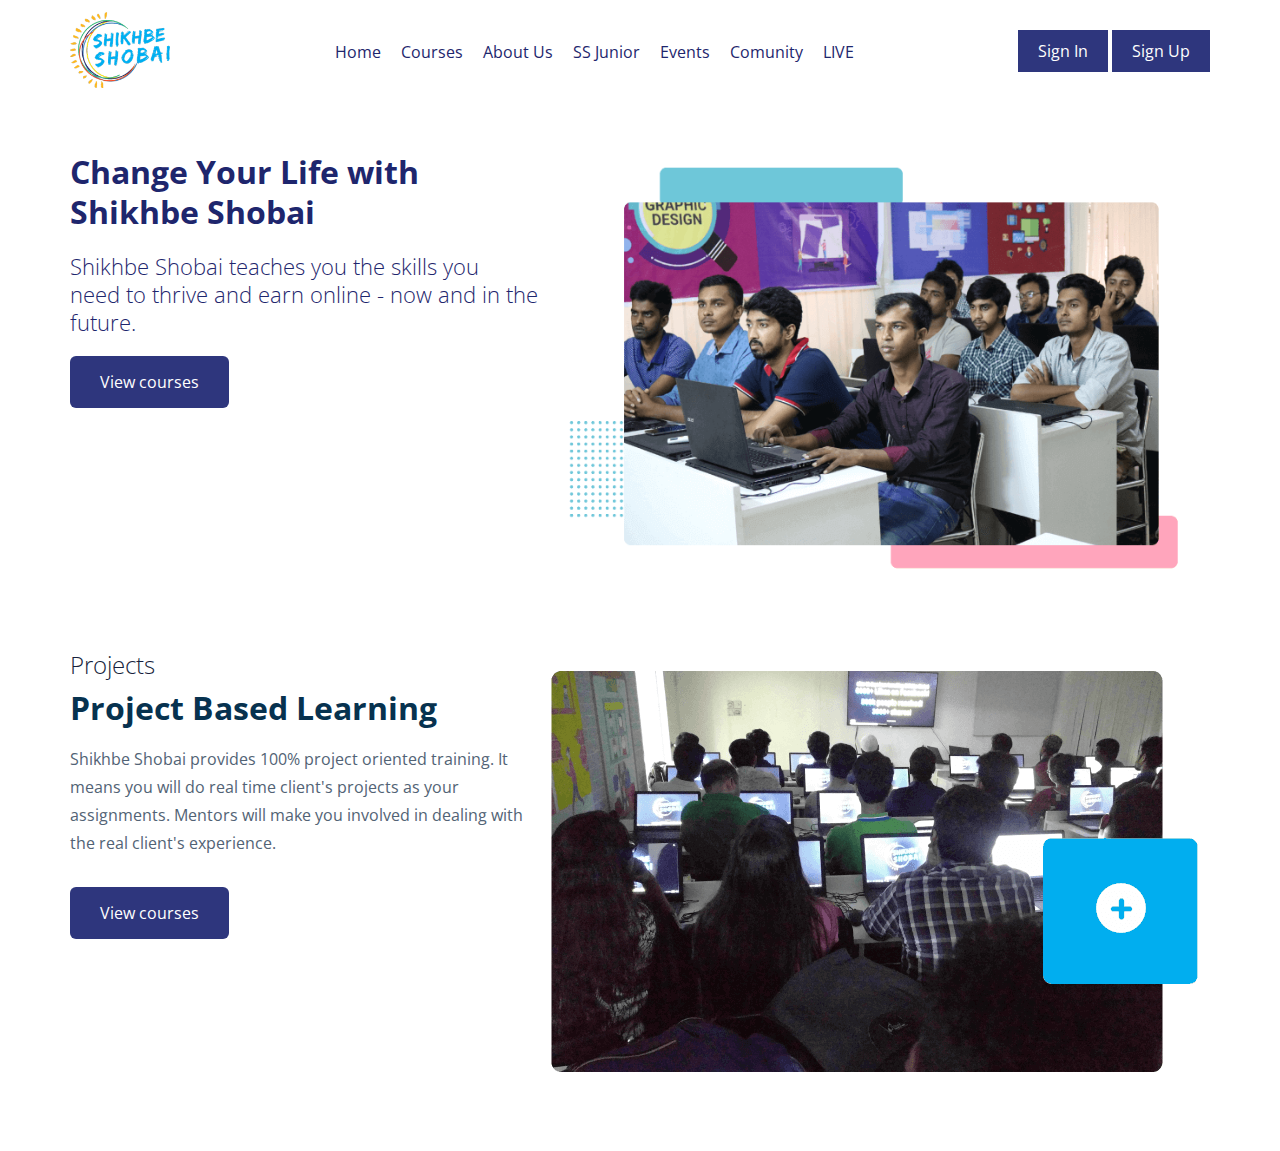
<file: index.html>
<!DOCTYPE html>
<html>
<head>
	<title>Shikhbe Sobai</title>
	<link rel="stylesheet" type="text/css" href="style.css">
	<link rel="preconnect" href="https://fonts.googleapis.com">
<link rel="preconnect" href="https://fonts.gstatic.com" crossorigin>
<link href="https://fonts.googleapis.com/css2?family=Open+Sans:ital,wght@0,300;0,400;0,500;0,600;0,700;0,800;1,300;1,400;1,500;1,600;1,700;1,800&display=swap" rel="stylesheet">
</head>
<body>
	<!-- header section code start from here -->
	<div class="header">
		<div class="container">
			<div class="nav">
				<div class="logo">
					<img src="img/logo.png">
				</div>
				<div class="menu">
					<ul>
						<li>Home</li>
						<li>Courses</li>
						<li><a href="about.html" target="_blank">About Us</a></li>
						<li>SS Junior</li>
						<li>Events</li>
						<li>Comunity</li>
						<li>LIVE</li>
					</ul>
				</div>	
				<div class="menu-btn">
					<button>Sign In</button>
					<button>Sign Up</button>
				</div>
			</div>
		</div>
	</div>
	<!-- header section code end from here -->    
    <!--banner section code start from here  -->
    <div class="banner">
    	<div class="container">
    		<div class="ban-nav">
	    		<div class="ban-right">
	    			<h1>Change Your Life with<br>Shikhbe Shobai</h1>
	    			<p>Shikhbe Shobai teaches you the skills you<br>need to thrive and earn online - now and in the future.</p>
	    			<button>View courses</button>
	    		</div>
	 			<div class="ban-left">
	 				<img src="img/intro.png">
	 			</div> 
 			</div>  	
    	</div>
    </div>	
     <!--banner section code end from here  -->
       <!--banner2 section code start from here  -->
    <div class="banner2">
    	<div class="container">
    		<div class="ban2-nav">
	    		<div class="ban2-right">
	    			<h3>Projects</h3>
					<h1>Project Based Learning</h1>
					<p>Shikhbe Shobai provides 100% project oriented training. It means you will do real time client's projects as your assignments. Mentors will make you involved in dealing with the real client's experience.</p>
	    			<button>View courses</button>
	    		</div>
	 			<div class="ban2-left">
	 				<img src="img/image2.png">
	 			</div> 
 			</div>  	
    	</div>
    </div>	
     <!--banner2 section code end from here  -->
</body>
</html>
</file>
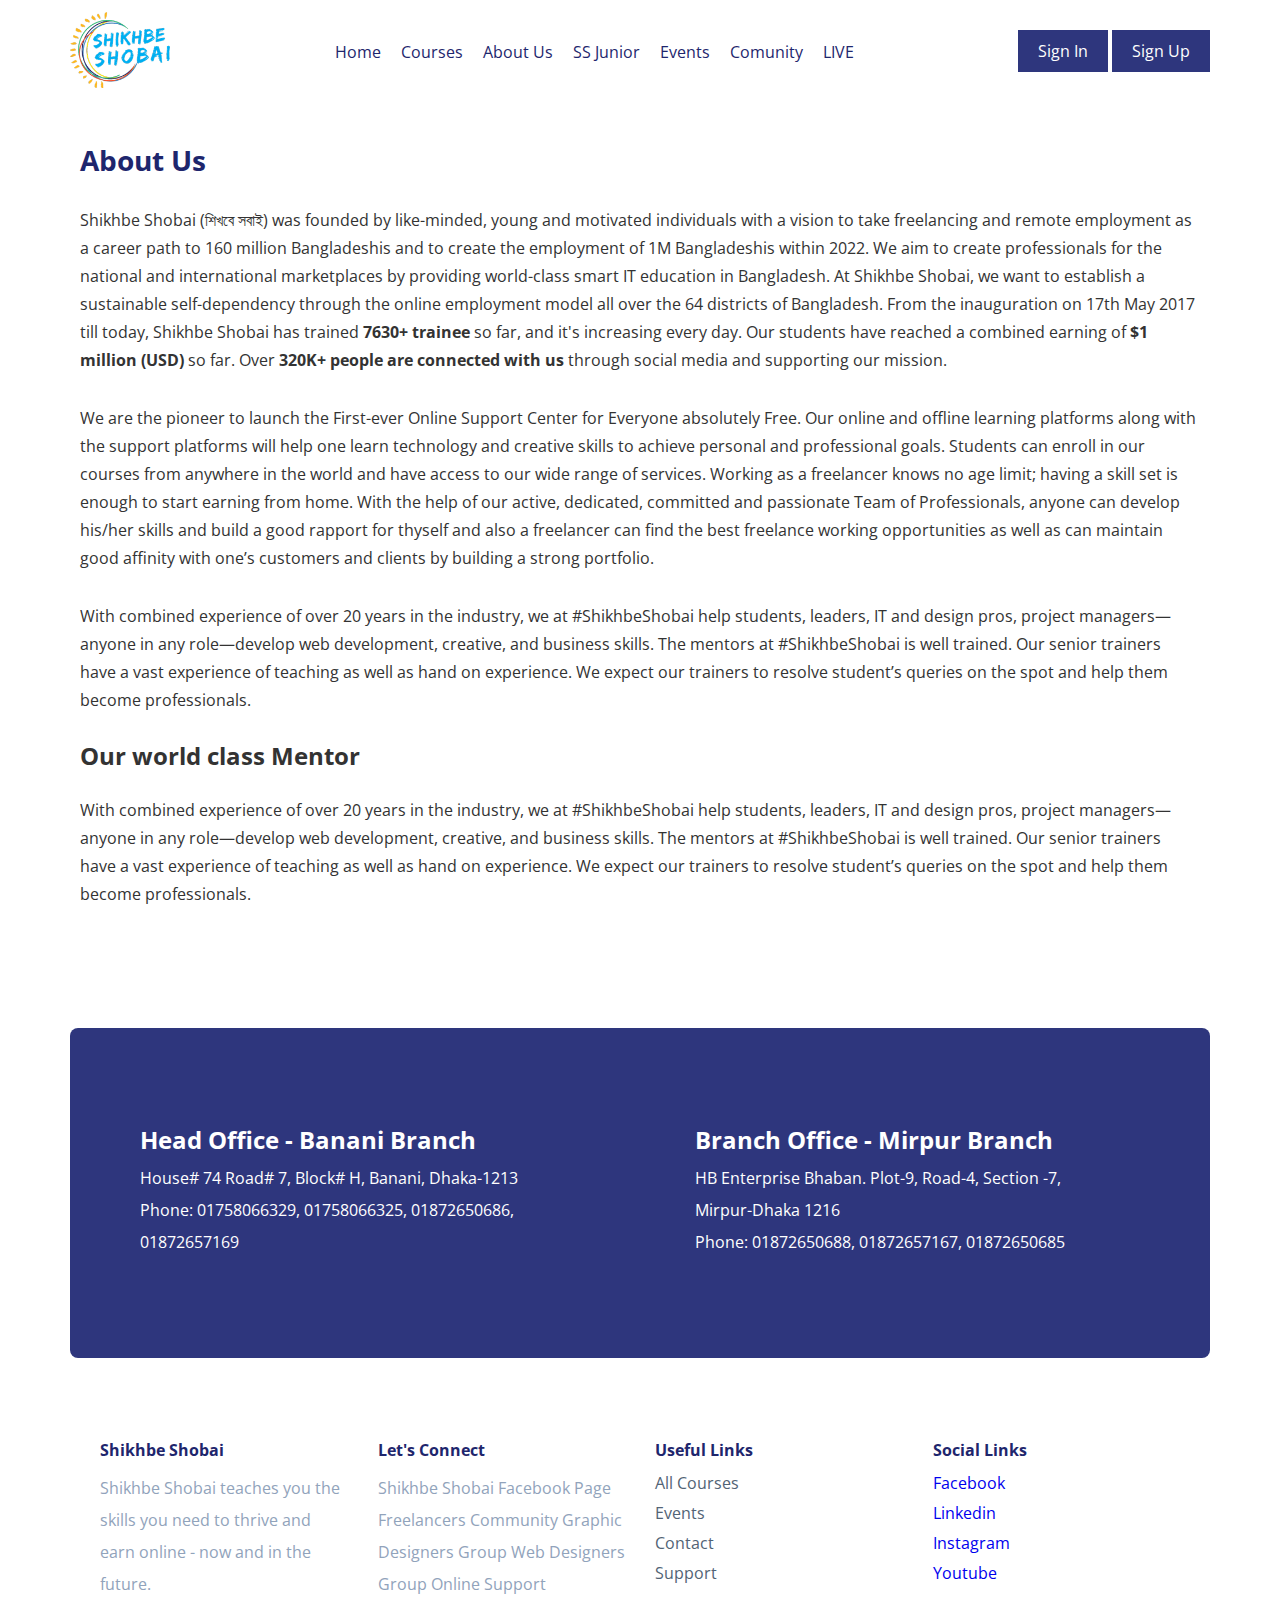
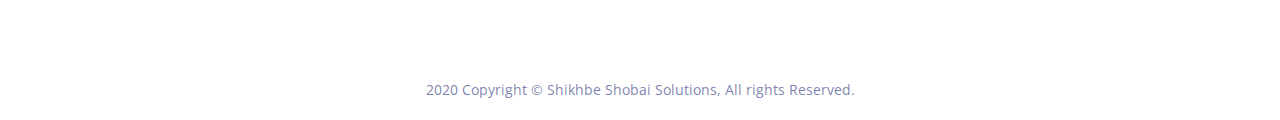
<file: about.html>
<!DOCTYPE html>
<html>
<head>
	<title>about</title>
	<link rel="stylesheet" type="text/css" href="style.css">
	<link rel="preconnect" href="https://fonts.googleapis.com">
<link rel="preconnect" href="https://fonts.gstatic.com" crossorigin>
<link href="https://fonts.googleapis.com/css2?family=Open+Sans:ital,wght@0,300;0,400;0,500;0,600;0,700;0,800;1,300;1,400;1,500;1,600;1,700;1,800&display=swap" rel="stylesheet">
</head>
<body>
	<!-- header section code start from here -->
	<div class="header">
		<div class="container">
			<div class="nav">
				<div class="logo">
					<img src="img/logo.png">
				</div>
				<div class="menu">
					<ul>
						<li><a href="index.html" target="_blank"> Home</a></li>
						<li>Courses</li>
						<li>About Us</li>
						<li>SS Junior</li>
						<li>Events</li>
						<li>Comunity</li>
						<li>LIVE</li>
					</ul>
				</div>	
				<div class="menu-btn">
					<button>Sign In</button>
					<button>Sign Up</button>
				</div>
			</div>
		</div>
	</div>
	<!-- header section code end from here --> 
	<!-- About section code start from here --> 
	<div class="about">
		<div class="container">
			<div class="about-content">
			<h1>About Us</h1>
			<p>Shikhbe Shobai (শিখবে সবাই) was founded by like-minded, young and motivated individuals with a vision to take freelancing and remote employment as a career path to 160 million Bangladeshis and to create the employment of 1M Bangladeshis within 2022. We aim to create professionals for the national and international marketplaces by providing world-class smart IT education in Bangladesh. At Shikhbe Shobai, we want to establish a sustainable self-dependency through the online employment model all over the 64 districts of Bangladesh. From the inauguration on 17th May 2017 till today, Shikhbe Shobai has trained <b>7630+ trainee</b> so far, and it's increasing every day. Our students have reached a combined earning of <b>$1 million (USD)</b> so far. Over <b>320K+ people are connected with us</b> through social media and supporting our mission.</p>
			<p>We are the pioneer to launch the First-ever Online Support Center for Everyone absolutely Free. Our online and offline learning platforms along with the support platforms will help one learn technology and creative skills to achieve personal and professional goals. Students can enroll in our courses from anywhere in the world and have access to our wide range of services. Working as a freelancer knows no age limit; having a skill set is enough to start earning from home. With the help of our active, dedicated, committed and passionate Team of Professionals, anyone can develop his/her skills and build a good rapport for thyself and also a freelancer can find the best freelance working opportunities as well as can maintain good affinity with one’s customers and clients by building a strong portfolio.</p>
			<p>With combined experience of over 20 years in the industry, we at #ShikhbeShobai help students, leaders, IT and design pros, project managers—anyone in any role—develop web development, creative, and business skills. The mentors at #ShikhbeShobai is well trained. Our senior trainers have a vast experience of teaching as well as hand on experience. We expect our trainers to resolve student’s queries on the spot and help them become professionals.</p>
			<h2 class="h2">Our world class Mentor</h2>
			<p>With combined experience of over 20 years in the industry, we at #ShikhbeShobai help students, leaders, IT and design pros, project managers—anyone in any role—develop web development, creative, and business skills. The mentors at #ShikhbeShobai is well trained. Our senior trainers have a vast experience of teaching as well as hand on experience. We expect our trainers to resolve student’s queries on the spot and help them become professionals.</p>
			</div>
		</div>
	</div>
	<!-- About section code start from here -->
	<!-- address section start -->
	<div class="address">
		<div class="container">
			<div class="address-nav">
				<div class="address-head">
				<h2>Head Office - Banani Branch</h2>
			    <p>House# 74 Road# 7,
				Block# H, Banani, Dhaka-1213<br>Phone: 01758066329, 01758066325, 01872650686, 01872657169</p>
				</div>
				<div class="address-branch">				
				<h2>Branch Office - Mirpur Branch</h2>
				<p>HB Enterprise Bhaban.
				Plot-9, Road-4, Section -7,<br>Mirpur-Dhaka 1216<br>
				Phone: 01872650688, 01872657167, 01872650685</p>
				</div>
			</div>	
		</div>
	</div>
	<!-- address section end -->
	<!-- link section start -->
	<div class="footer">
		<div class="container">
			<div class="footer-top">
				<div class="table1">
				<h3>Shikhbe Shobai</h3>
				<p>Shikhbe Shobai teaches you the skills you need to thrive and earn online - now and in the future.</p>
				</div>	
				<div class="table2">
				<h3>Let's Connect</h3>
				<p>Shikhbe Shobai Facebook Page Freelancers Community Graphic Designers Group Web Designers Group Online Support<p>
				</div>
				<div class="table3">
					<h3>Useful Links</h3>
					<ul>
						<li>All Courses</li>
						<li>Events</li>
						<li>Contact</li>
						<li>Support</li>
					</ul>
				</div>
				<div class="table4">
					<h3>Social Links</h3>
					<ul>
						<li><a href="https://www.facebook.com/ShikhbeShobai" target="_blank">Facebook</a></li>
						<li><a href="https://www.linkedin.com/company/shikhbeshobai?originalSubdomain=bd" target="_blank">Linkedin</a></li>
						<li><a href="https://www.instagram.com/explore/locations/1859879487620221/shikhbe-shobai-/" target="_blank">Instagram</a></li>
						<li><a href="https://www.youtube.com/c/ShikhbeShobai" target="_blank">Youtube</a></li>
					</ul>
				</div>
			</div>
		</div>
	</div>
	<!-- link section start -->
	<!-- copyright text -->
	<div footer-bottom>
		<div class="copyright">
			<p>2020 Copyright © Shikhbe Shobai Solutions, All rights Reserved.</p>	
		</div>
	</div>	
	<!-- copyright text -->
</body>	 
</html>
</file>
<file: style.css>
*{
  	margin: 0;
  	padding: 0;
}

.header{
	width: 100%;
	margin-top: 12px;
}

.container{
	width: 1140px;
	margin: auto;
}

.nav{
	display: flex;
	justify-content: space-between;
}

.logo img{
	width: 100px;
}

.menu ul li{
	list-style: none;
	display: inline-block;
	margin-left: 8px;
	margin-right: 8px;
	line-height: 5;
	font-family: 'Open Sans', sans-serif;
	font-size: 16px;
	color: #1e266d;;
}

.menu ul li a{
	text-decoration: none;
	color: #1e266d;
	font-size: 16px;
}

.menu-btn button{
	background-color: #2e367d;
	color: white;
	padding-left:20px; 
	padding-right:20px;
	padding-top:10px;
	padding-bottom:10px;
	margin-top: 18px;
	border: none;
	font-size: 16px;
	font-weight: 400;
	font-family: 'Open Sans', sans-serif;
}

.menu-btn button:hover{
	background-color:#00AEEF; 
}

/*
	banner css start
*/

.banner{
	width: 100%;
}

.ban2-right{
	 flex-basis: 50%;
	 width: 100%;
	}

.ban-right h1{
    font-size: 32px;
    margin-bottom: 15px;
    line-height: 40px;
    font-weight: 700;
    color: #1e266d;
    font-family: 'Open Sans', sans-serif;
}

.ban-right p{
	margin-bottom: 20px;
    margin-top: 20px;
    font-size: 22px;
    line-height: 28px;
    font-weight: 300;
    color: #1e266d;
    text-align: left;
    font-family: 'Open Sans', sans-serif;
}

.ban-right button{
	background-color: #2e367d;
	color: white;
	padding-left:30px; 
	padding-right:30px;
	padding-top:15px;
	padding-bottom:15px;
	border-radius: 6px;
	border: none;
	font-size: 16px;
	font-weight: 400;
	font-family: 'Open Sans', sans-serif;
}

.ban-right button:hover{
	background-color:#00AEEF; 
}

.ban-left img{
    max-width: 100%;
    height: auto
    flex-basis50%;
}

.ban-nav{
	display: flex;
	margin-top: 60px;
	margin-bottom: 50px	
}

.banner2{
	width: 100%;
}

.ban2-right{
	 flex-basis: 40%;
	 width: 100%;
}

.ban2-right button{
	background-color: #2e367d;
	color: white;
	padding-left:30px; 
	padding-right:30px;
	padding-top:15px;
	padding-bottom:15px;
	border-radius: 6px;
	border: none;
	font-size: 16px;
	font-weight: 400;
	font-family: 'Open Sans', sans-serif;
}

.ban2-right button:hover{
	background-color:#00AEEF; 
}

.ban2-nav{
	display: flex;
	margin-top: 60px;
	margin-bottom: 50px
}

.ban2-right h3{
	color: #171f3c;
	font-size: 24px;
	display: block;
	margin-bottom: 10px;
	line-height: 30px;
	font-weight: 300;
	font-family: 'Open Sans', sans-serif;
}

.ban2-right h1{
	font-size: 32px;
	line-height: 35px;
	margin-bottom: 20px;
	font-weight: 700;
	color: #07324f;
	font-family: 'Open Sans', sans-serif;
}

.ban2-right p{
    color: #526375;
    font-size: 16px;
    line-height: 28px;
    font-weight: 400;
    margin-bottom: 30px;
    margin-top: 0px;
    font-family: 'Open Sans', sans-serif;
}

.ban2-left img{
    max-width: 100%;
    height: auto;
    flex-basis: 60%;
}

.about{
	width: 100%;
}

.about-content{
	padding-top: 50px;
	padding-bottom: 90px;
	padding-left: 10px;
	padding-right: 10px;
}

.about-content h1{
	font-size: 28px;
	line-height: 36px;
	font-weight: 700;
	color: #1e266d;
    font-family: 'Open Sans', sans-serif;
}

.about-content p{
	font-size: 16px;
	line-height: 28px;
	font-weight: 400;
	margin-bottom: 30px;
	margin-top: 28px;
	color: #333;
    font-family: 'Open Sans', sans-serif;
}

.h2{
    font-family: 'Open Sans', sans-serif;
    margin-bottom: 10px;
	line-height: 24px;
    font-weight: 700;
	color: #333;	
}

.address{
	width: 100%;
}

.address-nav{
	display: flex;
	background-color: #2e367d;
	border-radius: 8px;
	padding-left: 70px;
	padding-right: 70px;
	padding-top: 100px;
	padding-bottom: 100px;
}
.address-head{
	color: white;
	flex-basis: 50%;
	padding-right: 20px;
}

.address-branch{
	color: white;
	flex-basis: 50%;
	padding-left: 90px;
}

.address-head h2{
	font-family: 'Open Sans', sans-serif;
	margin-bottom: 10px;
	line-height: 24px;
	font-weight: 700;
	font-size: 24px;
}

.address-head p{
	font-family: 'Open Sans', sans-serif;
    font-size: 16px;
    line-height: 2;
    text-align: left;
}

.address-branch h2{
	font-family: 'Open Sans', sans-serif;
	margin-bottom: 10px;
	line-height: 24px;
	font-weight: 700;
	font-size: 24px;
}
.address-branch  p{
	font-family: 'Open Sans', sans-serif;
    font-size: 16px;
    line-height: 2;
    text-align: left;
}

.footer{
	width: 100%;
}

.footer-top{
	display: flex;
	justify-content: space-between;
	margin-top: 80px;
	margin-bottom: 80px;
	padding-left: 15px;
	padding-right: 15px;
}

.table1{
	flex-basis: 25%;
	padding-left: 15px;
	padding-right: 15px;
	text-align: left;
	width: 100%;
}

.table2{
	flex-basis: 25%;
	padding-left: 15px;
	padding-right: 15px;
	text-align: left;
	width: 100%;
}

.table3{
	flex-basis: 25%;
	padding-left: 15px;
	padding-right: 15px;
	text-align: left;
	width: 100%;
}

.table4{
	flex-basis: 25%;
	padding-left: 15px;
	padding-right: 15px;
	text-align: left;
	width: 100%;
}

.table1 h3{
	font-family: 'Open Sans', sans-serif;
	margin-bottom: 10px;
	line-height: 24px;
	font-weight: 700;
	font-size: 16px;
	color: #1e266d;
}

.table1 p{
	font-family: 'Open Sans', sans-serif;
    font-size: 16px;
    line-height: 2;
    color: #91a3bb; 
    font-weight: 400;
}

.table2 h3{
	font-family: 'Open Sans', sans-serif;
	margin-bottom: 10px;
	line-height: 24px;
	font-weight: 700;
	font-size: 16px;
	color: #1e266d;
}

.table2 p{
	font-family: 'Open Sans', sans-serif;
    font-size: 16px;
    line-height: 2;
    color: #91a3bb; 
    font-weight: 400;

}
.table3 h3{
	font-family: 'Open Sans', sans-serif;
	margin-bottom: 10px;
	line-height: 24px;
	font-weight: 700;
	font-size: 16px;
	color: #1e266d;
}

.table4 h3{
	font-family: 'Open Sans', sans-serif;
	margin-bottom: 10px;
	line-height: 24px;
	font-weight: 700;
	font-size: 16px;
	color: #1e266d;
}

.table3 ul li{
	list-style: none;
	font-family: 'Open Sans', sans-serif;
	font-size: 16px;
	line-height: 28px
	text-align:left;
	color: #526375;
	padding-bottom: 8px;
}

.table4 ul li{
	list-style: none;
	font-family: 'Open Sans', sans-serif;
	font-size: 16px;
	line-height: 28px
	text-align:left;
	color: #526375;
	text-decoration: none;
	padding-bottom: 8px;
}

.table4 ul li:hover{
	padding-left: 5px;
	color: #2e367d; 
	text-decoration: none;
}

.table4 ul li a{
	text-decoration: none;
}

.copyright{
	margin-top: 8px;
	margin-bottom: 20px;
	line-height: 20px;
	font-size: 14px;
	font-weight: 400;
	text-align: center;
	font-family: 'Open Sans', sans-serif;
	color: #2e367da1;
}

.footer-bottom{
	padding-top: 12px;
    padding-bottom: 25px;
    color: #1e266d;
	font-size: 16px;
}
</file>
